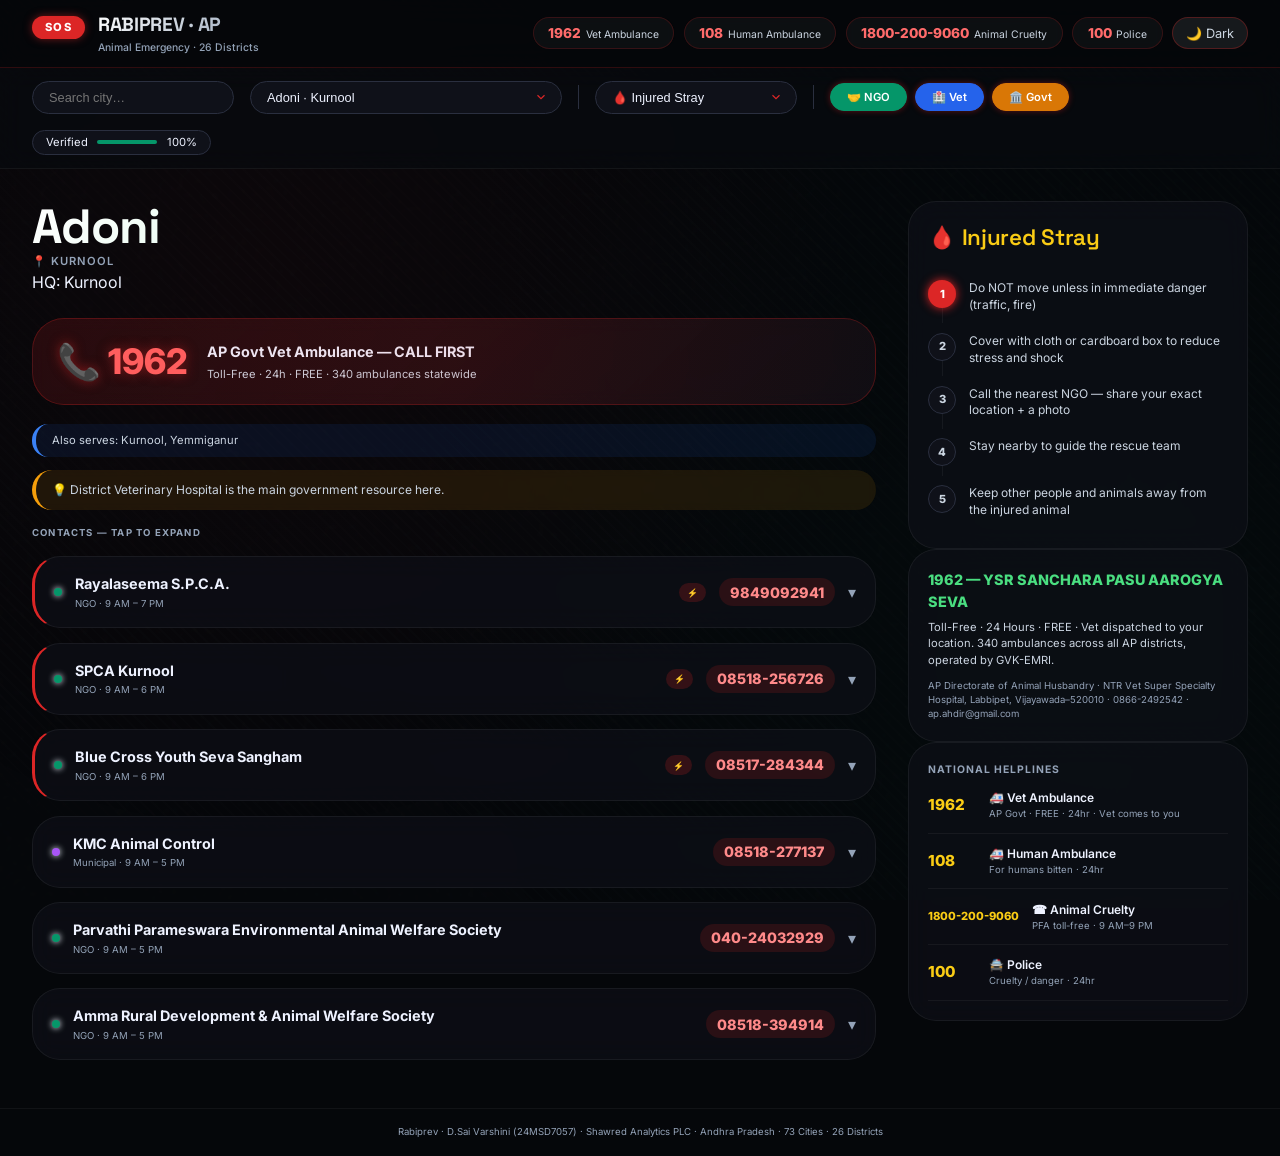
<file: index.html.html>
<!DOCTYPE html>
<html lang="en">
<head>
<meta charset="UTF-8">
<meta name="viewport" content="width=device-width, initial-scale=1.0, viewport-fit=cover">
<title>Rabiprev · AP Animal Emergency</title>
<!-- Unique Fonts -->
<link href="https://fonts.googleapis.com/css2?family=Inter:opsz,wght@14..32,300;14..32,400;14..32,500;14..32,600;14..32,700;14..32,800&family=Space+Grotesk:wght@400;500;600;700&display=swap" rel="stylesheet">
<style>
* {
  margin: 0;
  padding: 0;
  box-sizing: border-box;
}

/* CSS Variables for Light/Dark Themes */
:root {
  --bg-primary: #05070a;
  --bg-secondary: #0f1119;
  --bg-glass: rgba(15, 17, 25, 0.6);
  --surface: #0f1119;
  --border: rgba(255,255,255,0.05);
  --border-light: #2a2f3f;
  --text-primary: #eef2ff;
  --text-secondary: #cbd5e1;
  --text-muted: #94a3b8;
  --accent-red: #dc2626;
  --accent-red-glow: rgba(220,38,38,0.5);
  --accent-green: #059669;
  --accent-blue: #2563eb;
  --accent-amber: #d97706;
  --card-bg: rgba(15, 17, 25, 0.6);
  --card-border: rgba(255,255,255,0.06);
  --notice-bg: rgba(245, 158, 11, 0.1);
  --serves-bg: rgba(37, 99, 235, 0.1);
  --gradient-city: linear-gradient(135deg, #ffffff, #a5f3c6);
  --gradient-brand: linear-gradient(135deg, #fff, #94a3b8);
}

body.light-theme {
  --bg-primary: #f8fafc;
  --bg-secondary: #ffffff;
  --bg-glass: rgba(255,255,255,0.85);
  --surface: #ffffff;
  --border: rgba(0,0,0,0.05);
  --border-light: #e2e8f0;
  --text-primary: #0f172a;
  --text-secondary: #334155;
  --text-muted: #64748b;
  --accent-red: #dc2626;
  --accent-red-glow: rgba(220,38,38,0.3);
  --accent-green: #059669;
  --accent-blue: #2563eb;
  --accent-amber: #d97706;
  --card-bg: rgba(255,255,255,0.9);
  --card-border: rgba(0,0,0,0.05);
  --notice-bg: #fef9c3;
  --serves-bg: #e0f2fe;
  --gradient-city: linear-gradient(135deg, #0f172a, #059669);
  --gradient-brand: linear-gradient(135deg, #0f172a, #475569);
}

body {
  background: var(--bg-primary);
  font-family: 'Inter', sans-serif;
  color: var(--text-primary);
  line-height: 1.5;
  cursor: default;
  overflow-x: hidden;
  transition: background 0.3s ease, color 0.2s ease;
}

/* animated gradient background */
body::before {
  content: '';
  position: fixed;
  inset: 0;
  background: radial-gradient(circle at 20% 30%, rgba(220, 38, 38, 0.08) 0%, transparent 50%),
              radial-gradient(circle at 85% 70%, rgba(5, 150, 105, 0.06) 0%, transparent 55%),
              repeating-linear-gradient(45deg, rgba(255,255,255,0.01) 0px, rgba(255,255,255,0.01) 2px, transparent 2px, transparent 8px);
  pointer-events: none;
  z-index: 0;
  opacity: 0.5;
}

body.light-theme::before {
  opacity: 0.2;
}

/* subtle noise overlay */
body::after {
  content: '';
  position: fixed;
  inset: 0;
  background-image: url("data:image/svg+xml,%3Csvg viewBox='0 0 200 200' xmlns='http://www.w3.org/2000/svg'%3E%3Cfilter id='noise'%3E%3CfeTurbulence type='fractalNoise' baseFrequency='0.65' numOctaves='1' stitchTiles='stitch'/%3E%3C/filter%3E%3Crect width='100%25' height='100%25' filter='url(%23noise)' opacity='0.03'/%3E%3C/svg%3E");
  background-repeat: repeat;
  pointer-events: none;
  z-index: 0;
  opacity: 0.3;
}

body.light-theme::after {
  opacity: 0.05;
}

.z {
  position: relative;
  z-index: 2;
}

/* custom scroll */
::-webkit-scrollbar {
  width: 5px;
}
::-webkit-scrollbar-track {
  background: var(--bg-secondary);
}
::-webkit-scrollbar-thumb {
  background: var(--accent-red);
  border-radius: 20px;
}

/* NAV — glass */
nav {
  display: flex;
  align-items: center;
  justify-content: space-between;
  padding: 0.7rem 2rem;
  background: rgba(5, 7, 10, 0.75);
  backdrop-filter: blur(16px);
  border-bottom: 1px solid rgba(220, 38, 38, 0.2);
  position: sticky;
  top: 0;
  z-index: 100;
  flex-wrap: wrap;
  gap: 1rem;
}

body.light-theme nav {
  background: rgba(255,255,255,0.9);
  border-bottom: 1px solid #e2e8f0;
}

.brand {
  display: flex;
  align-items: baseline;
  gap: 0.8rem;
}

.sos {
  background: var(--accent-red);
  color: white;
  font-weight: 800;
  font-size: 0.7rem;
  letter-spacing: 1.5px;
  padding: 0.2rem 0.8rem;
  border-radius: 40px;
  box-shadow: 0 0 8px var(--accent-red-glow);
  animation: pulseRed 1.8s infinite;
}

@keyframes pulseRed {
  0%, 100% { opacity: 1; box-shadow: 0 0 0 0 rgba(220,38,38,0.4); }
  50% { opacity: 0.85; box-shadow: 0 0 0 4px rgba(220,38,38,0); }
}

.bt {
  font-family: 'Space Grotesk', monospace;
  font-weight: 700;
  font-size: 1.2rem;
  letter-spacing: -0.3px;
  background: var(--gradient-brand);
  -webkit-background-clip: text;
  background-clip: text;
  color: transparent;
}

.bs {
  font-size: 0.65rem;
  color: var(--text-muted);
  font-weight: 500;
}

.nav-hl {
  display: flex;
  gap: 0.6rem;
  flex-wrap: wrap;
}

.hp {
  display: flex;
  align-items: baseline;
  gap: 0.3rem;
  background: rgba(255,255,255,0.04);
  backdrop-filter: blur(4px);
  padding: 0.3rem 0.9rem;
  border-radius: 60px;
  text-decoration: none;
  border: 1px solid rgba(220,38,38,0.2);
  transition: all 0.2s ease;
}

body.light-theme .hp {
  background: #f1f5f9;
  border: 1px solid #e2e8f0;
}

.hp:hover {
  border-color: var(--accent-red);
  background: rgba(220,38,38,0.1);
  transform: translateY(-1px);
}

.hp .n {
  font-weight: 800;
  font-size: 0.85rem;
  color: #ff6b6b;
}

.hp .l {
  font-size: 0.65rem;
  color: var(--text-secondary);
}

/* Theme Toggle Button */
.theme-toggle {
  background: rgba(255,255,255,0.08);
  border: 1px solid rgba(220,38,38,0.3);
  border-radius: 40px;
  padding: 0.3rem 0.8rem;
  cursor: pointer;
  display: flex;
  align-items: center;
  gap: 0.4rem;
  font-size: 0.8rem;
  transition: 0.2s;
  color: var(--text-secondary);
}

body.light-theme .theme-toggle {
  background: #f1f5f9;
  border-color: #cbd5e1;
}

.theme-toggle:hover {
  border-color: var(--accent-red);
  background: rgba(220,38,38,0.1);
}

/* control bar — glass */
.cb {
  display: flex;
  align-items: center;
  gap: 1rem;
  padding: 0.8rem 2rem;
  background: rgba(8, 10, 15, 0.7);
  backdrop-filter: blur(12px);
  border-bottom: 1px solid var(--border);
  flex-wrap: wrap;
  position: sticky;
  top: 58px;
  z-index: 90;
}

body.light-theme .cb {
  background: rgba(255,255,255,0.8);
  border-bottom: 1px solid #e2e8f0;
}

.cs, .csw select, .ss {
  background: var(--surface);
  border: 1px solid var(--border-light);
  padding: 0.5rem 1rem;
  border-radius: 48px;
  font-size: 0.8rem;
  color: var(--text-primary);
  outline: none;
  transition: all 0.2s;
}

.cs:focus, .csw select:focus, .ss:focus {
  border-color: var(--accent-red);
  box-shadow: 0 0 0 2px rgba(220,38,38,0.2);
}

.csw select, .ss {
  appearance: none;
  background-image: url("data:image/svg+xml,%3Csvg xmlns='http://www.w3.org/2000/svg' width='14' height='14' viewBox='0 0 24 24' fill='none' stroke='%23dc2626' stroke-width='2'%3E%3Cpolyline points='6 9 12 15 18 9'%3E%3C/polyline%3E%3C/svg%3E");
  background-repeat: no-repeat;
  background-position: right 0.8rem center;
  padding-right: 2rem;
}

.sep {
  width: 1px;
  height: 24px;
  background: var(--border-light);
}

.chips {
  display: flex;
  gap: 0.5rem;
}

.chip {
  padding: 0.3rem 1rem;
  border-radius: 60px;
  background: var(--surface);
  border: 1px solid var(--border-light);
  font-size: 0.7rem;
  font-weight: 600;
  cursor: pointer;
  transition: 0.2s;
  color: var(--text-secondary);
}

.chip.on {
  background: var(--accent-red);
  border-color: var(--accent-red);
  color: white;
  box-shadow: 0 0 6px rgba(220,38,38,0.4);
}

.chip.on.ngo {
  background: var(--accent-green);
  border-color: var(--accent-green);
}
.chip.on.vet {
  background: var(--accent-blue);
  border-color: var(--accent-blue);
}
.chip.on.govt {
  background: var(--accent-amber);
  border-color: var(--accent-amber);
}

.ppill {
  display: flex;
  align-items: center;
  gap: 0.6rem;
  background: var(--surface);
  padding: 0.2rem 0.8rem;
  border-radius: 40px;
  font-size: 0.7rem;
  border: 1px solid var(--border-light);
}

.pt {
  width: 60px;
  height: 4px;
  background: var(--border-light);
  border-radius: 4px;
  overflow: hidden;
}

.pf {
  height: 100%;
  background: var(--accent-green);
  width: 0%;
  transition: width 0.5s cubic-bezier(0.2, 0.9, 0.4, 1.1);
}

/* main grid */
.mg {
  display: grid;
  grid-template-columns: 1fr 340px;
  gap: 2rem;
  padding: 2rem;
  max-width: 1440px;
  margin: 0 auto;
}

/* left column */
.ch {
  margin-bottom: 1.5rem;
}

.cnb {
  font-family: 'Space Grotesk', monospace;
  font-size: 3rem;
  font-weight: 700;
  letter-spacing: -0.02em;
  background: var(--gradient-city);
  -webkit-background-clip: text;
  background-clip: text;
  color: transparent;
  line-height: 1.1;
}

.cd {
  font-size: 0.7rem;
  font-weight: 600;
  text-transform: uppercase;
  color: var(--text-muted);
  letter-spacing: 1px;
}

/* emergency radar hero */
.sh {
  display: flex;
  align-items: center;
  gap: 1.2rem;
  background: linear-gradient(135deg, rgba(220,38,38,0.12), var(--bg-glass));
  border: 1px solid rgba(220,38,38,0.3);
  border-radius: 32px;
  padding: 1rem 1.5rem;
  margin-bottom: 1.2rem;
  backdrop-filter: blur(8px);
  position: relative;
  overflow: hidden;
}

.sh::before {
  content: '';
  position: absolute;
  top: -50%;
  left: -50%;
  width: 200%;
  height: 200%;
  background: radial-gradient(circle, rgba(220,38,38,0.1) 0%, transparent 70%);
  animation: rotateRadar 12s linear infinite;
  pointer-events: none;
}

@keyframes rotateRadar {
  0% { transform: rotate(0deg); }
  100% { transform: rotate(360deg); }
}

.sn {
  font-size: 2.2rem;
  font-weight: 800;
  color: #ff5e5e;
  text-shadow: 0 0 12px rgba(220,38,38,0.5);
  z-index: 2;
}

.st h3 {
  font-size: 0.9rem;
  font-weight: 700;
  margin-bottom: 0.2rem;
  color: var(--text-primary);
}

.st p {
  font-size: 0.7rem;
  color: var(--text-secondary);
}

.notice {
  background: var(--notice-bg);
  border-left: 4px solid #f59e0b;
  border-radius: 20px;
  padding: 0.7rem 1rem;
  font-size: 0.75rem;
  color: var(--text-secondary);
  margin-bottom: 1rem;
  backdrop-filter: blur(4px);
}

.serves {
  background: var(--serves-bg);
  border-left: 4px solid #3b82f6;
  padding: 0.5rem 1rem;
  border-radius: 16px;
  font-size: 0.7rem;
  color: var(--text-secondary);
  margin-bottom: 0.8rem;
}

.sl {
  font-size: 0.6rem;
  font-weight: 700;
  letter-spacing: 1.2px;
  text-transform: uppercase;
  color: var(--text-muted);
  margin: 0.5rem 0 1rem 0;
}

/* cards — glass + glow */
.cl {
  display: flex;
  flex-direction: column;
  gap: 0.9rem;
}

.cc {
  background: var(--card-bg);
  backdrop-filter: blur(12px);
  border-radius: 28px;
  border: 1px solid var(--card-border);
  transition: all 0.25s ease;
  cursor: pointer;
  overflow: hidden;
}

.cc:hover {
  transform: translateY(-3px);
  border-color: rgba(220,38,38,0.4);
  box-shadow: 0 12px 28px -12px rgba(0,0,0,0.3), 0 0 0 1px rgba(220,38,38,0.2);
}

.cc.emerg {
  border-left: 3px solid var(--accent-red);
}

.cr {
  display: flex;
  align-items: center;
  gap: 0.8rem;
  padding: 1rem 1.2rem;
}

.td {
  width: 8px;
  height: 8px;
  border-radius: 50%;
  flex-shrink: 0;
  box-shadow: 0 0 6px currentColor;
}

.cc.t-ngo .td { background: var(--accent-green); }
.cc.t-vet .td, .cc.t-hospital .td { background: var(--accent-blue); }
.cc.t-municipal .td { background: #a855f7; }
.cc.t-government .td { background: var(--accent-amber); }

.cm {
  flex: 1;
}

.cname {
  font-weight: 700;
  font-size: 0.9rem;
  color: var(--text-primary);
}

.ctype {
  font-size: 0.6rem;
  color: var(--text-muted);
  margin-top: 2px;
}

.cph {
  font-weight: 800;
  font-size: 0.9rem;
  color: #ff8a8a;
  text-decoration: none;
  background: rgba(220,38,38,0.15);
  padding: 0.2rem 0.7rem;
  border-radius: 40px;
  transition: 0.2s;
}

body.light-theme .cph {
  color: var(--accent-red);
  background: #fee2e2;
}

.cph:hover {
  background: var(--accent-red);
  color: white;
}

.cetag {
  background: rgba(220,38,38,0.2);
  font-size: 0.55rem;
  font-weight: 800;
  padding: 0.2rem 0.5rem;
  border-radius: 40px;
  color: #ff8a8a;
}

.chev {
  color: var(--text-muted);
  transition: transform 0.2s;
}

.cc.open .chev {
  transform: rotate(180deg);
}

.cdet {
  max-height: 0;
  overflow: hidden;
  transition: max-height 0.3s ease, opacity 0.2s;
  opacity: 0;
}

.cc.open .cdet {
  max-height: 320px;
  opacity: 1;
}

.cdeti {
  border-top: 1px solid var(--border);
  padding: 0.8rem 1.2rem 1rem;
  background: rgba(0,0,0,0.2);
  display: flex;
  flex-direction: column;
  gap: 0.5rem;
}

body.light-theme .cdeti {
  background: #f8fafc;
}

.dr {
  display: flex;
  gap: 0.6rem;
  font-size: 0.7rem;
  color: var(--text-secondary);
}

.di {
  width: 1.2rem;
  opacity: 0.6;
}

.sm {
  display: flex;
  flex-wrap: wrap;
  gap: 0.3rem;
}

.stag {
  background: rgba(255,255,255,0.05);
  padding: 0.2rem 0.6rem;
  border-radius: 40px;
  font-size: 0.6rem;
  color: var(--text-muted);
}

body.light-theme .stag {
  background: #e2e8f0;
  color: #334155;
}

/* right column widgets */
.gp, .gb, .ip {
  background: var(--card-bg);
  backdrop-filter: blur(12px);
  border-radius: 28px;
  border: 1px solid var(--card-border);
  padding: 1.2rem;
}

.gh {
  font-family: 'Space Grotesk', monospace;
  font-size: 1.4rem;
  font-weight: 600;
  letter-spacing: -0.3px;
  margin-bottom: 1rem;
  color: #facc15;
}

.steps {
  display: flex;
  flex-direction: column;
}

.si {
  display: flex;
  gap: 0.8rem;
  padding: 0.6rem 0;
  position: relative;
}

.si:not(:last-child)::after {
  content: '';
  position: absolute;
  left: 14px;
  top: 2rem;
  bottom: 0;
  width: 1px;
  background: var(--border);
}

.snc {
  width: 28px;
  height: 28px;
  border-radius: 30px;
  background: var(--surface);
  display: flex;
  align-items: center;
  justify-content: center;
  font-weight: 800;
  font-size: 0.7rem;
  color: var(--text-secondary);
  z-index: 2;
  border: 1px solid var(--border-light);
}

.si.first .snc {
  background: var(--accent-red);
  color: white;
  border: none;
  box-shadow: 0 0 10px var(--accent-red);
}

.stx {
  font-size: 0.75rem;
  color: var(--text-secondary);
  line-height: 1.4;
  flex: 1;
}

.hlr {
  display: flex;
  align-items: center;
  gap: 0.8rem;
  padding: 0.7rem 0;
  border-bottom: 1px solid var(--border);
  text-decoration: none;
  transition: 0.1s;
}

.hln {
  font-weight: 800;
  font-size: 0.95rem;
  min-width: 3rem;
  color: #facc15;
}

.hli .hn {
  font-size: 0.75rem;
  font-weight: 600;
  color: var(--text-primary);
}

.hli .hd {
  font-size: 0.6rem;
  color: var(--text-muted);
}

.gb h5 {
  font-weight: 800;
  font-size: 0.9rem;
  margin-bottom: 0.4rem;
  color: #4ade80;
}

.gb p {
  font-size: 0.7rem;
  color: var(--text-secondary);
}

.gb small {
  font-size: 0.6rem;
  color: var(--text-muted);
  display: block;
  margin-top: 0.6rem;
}

footer {
  text-align: center;
  border-top: 1px solid var(--border);
  padding: 1rem;
  font-size: 0.6rem;
  color: var(--text-muted);
  margin-top: 1rem;
}

@media (max-width: 860px) {
  .mg {
    grid-template-columns: 1fr;
    gap: 1.2rem;
    padding: 1rem;
  }
  .cb {
    top: 70px;
    padding: 0.6rem 1rem;
  }
  .cnb {
    font-size: 2rem;
  }
  .theme-toggle {
    order: 2;
  }
}
</style>
</head>
<body>

<nav class="z">
  <div class="brand">
    <div class="sos">SOS</div>
    <div>
      <div class="bt">RABIPREV · AP</div>
      <div class="bs">Animal Emergency · 26 Districts</div>
    </div>
  </div>
  <div class="nav-hl">
    <a class="hp" href="tel:1962"><span class="n">1962</span><span class="l">Vet Ambulance</span></a>
    <a class="hp" href="tel:108"><span class="n">108</span><span class="l">Human Ambulance</span></a>
    <a class="hp" href="tel:18002009060"><span class="n">1800-200-9060</span><span class="l">Animal Cruelty</span></a>
    <a class="hp" href="tel:100"><span class="n">100</span><span class="l">Police</span></a>
    <div class="theme-toggle" id="themeToggle" onclick="toggleTheme()">🌙 Dark</div>
  </div>
</nav>

<div class="cb z">
  <input class="cs" id="citySearch" type="text" placeholder="Search city…" oninput="filterCities(this.value)" autocomplete="off"/>
  <div class="csw">
    <select id="citySelect" onchange="onCityChange(this.value)"></select>
  </div>
  <div class="sep"></div>
  <select class="ss" id="situationSelect" onchange="renderGuide(this.value)">
    <option>🩸 Injured Stray</option>
    <option>🐕 Dog Bite</option>
    <option>🐱 Sick / Weak Stray</option>
    <option>🐣 Orphaned Baby Animal</option>
    <option>⚠️ Animal Cruelty</option>
  </select>
  <div class="sep"></div>
  <div class="chips">
    <div class="chip ngo on" id="f-ngo" onclick="toggleChip(this,'ngo')">🤝 NGO</div>
    <div class="chip vet on" id="f-vet" onclick="toggleChip(this,'vet')">🏥 Vet</div>
    <div class="chip govt on" id="f-govt" onclick="toggleChip(this,'govt')">🏛️ Govt</div>
  </div>
  <div class="ppill">
    <span class="pl">Verified</span>
    <div class="pt"><div class="pf" id="progressBar"></div></div>
    <span class="pp" id="progressPct">—%</span>
  </div>
</div>

<div class="mg z">
  <div class="lc" id="contactsCol"></div>
  <div class="rc">
    <div class="gp">
      <div class="gh" id="guideTitle">🩸 Injured Stray</div>
      <div class="steps" id="guideSteps"></div>
    </div>
    <div class="gb">
      <h5>1962 — YSR SANCHARA PASU AAROGYA SEVA</h5>
      <p>Toll-Free · 24 Hours · FREE · Vet dispatched to your location. 340 ambulances across all AP districts, operated by GVK-EMRI.</p>
      <small>AP Directorate of Animal Husbandry · NTR Vet Super Specialty Hospital, Labbipet, Vijayawada–520010 · 0866-2492542 · ap.ahdir@gmail.com</small>
    </div>
    <div class="ip">
      <h4 style="font-size:0.65rem; letter-spacing:1px; color:var(--text-muted);">NATIONAL HELPLINES</h4>
      <a class="hlr" href="tel:1962"><div class="hln">1962</div><div class="hli"><div class="hn">🚑 Vet Ambulance</div><div class="hd">AP Govt · FREE · 24hr · Vet comes to you</div></div></a>
      <a class="hlr" href="tel:108"><div class="hln">108</div><div class="hli"><div class="hn">🚑 Human Ambulance</div><div class="hd">For humans bitten · 24hr</div></div></a>
      <a class="hlr" href="tel:18002009060"><div class="hln" style="font-size:0.7rem">1800-200-9060</div><div class="hli"><div class="hn">☎ Animal Cruelty</div><div class="hd">PFA toll-free · 9 AM–9 PM</div></div></a>
      <a class="hlr" href="tel:100"><div class="hln">100</div><div class="hli"><div class="hn">🚔 Police</div><div class="hd">Cruelty / danger · 24hr</div></div></a>
    </div>
  </div>
</div>

<footer class="z">Rabiprev · D.Sai Varshini (24MSD7057) · Shawred Analytics PLC · Andhra Pradesh · 73 Cities · 26 Districts</footer>

<script>
// ==================== FULL DATA WITH COMPLETE ADDRESSES (restored from original) ====================
const AP_CONTACTS = {
  "Nellore": {
    district: "Nellore",
    hq: "Nellore",
    emergency_note: "14 mobile vet ambulances operational — vet comes to you FREE. 1 Poly Clinic, 19 Taluk Hospitals, 89 Mandal Dispensaries.",
    contacts: [
      { name: "Foundation For Animals", type: "NGO", phone: ["09392474648"], emergency: true, verified: true, address: "27/1604, Lakshmi Nagar, Balaji Nagar Extn., Nellore - 524 002", services: ["Stray Control", "ABC Programme", "Animal Welfare"], hours: "9:30 AM – 6:30 PM (Mon–Sat)", notes: "For stray menace complaints and ABC requests." },
      { name: "Veterinary Poly Clinic Nellore", type: "Government", phone: ["7989006743", "9000451404"], emergency: true, verified: true, address: "Chintaladevi, Nellore District HQ", services: ["Surgery", "Gynaecology", "Medicine", "Emergency", "Rabies Control"], hours: "9 AM – 5 PM (Emergency ward available)", notes: "Govt. referral hospital. ~160 outpatient cases/day." },
      { name: "Rural Reconstruction Society – Kavali", type: "NGO", phone: ["08626-043406"], emergency: true, verified: true, address: "c/o Urban Health Centre, Vengala Rao Nagar, Kavali, Nellore Dt. – 524201", services: ["Stray Dogs", "Rescue", "Community Welfare"], hours: "9 AM – 5 PM", notes: "Covers Kavali sub-district." }
    ]
  },
  "Visakhapatnam": {
    district: "Visakhapatnam",
    hq: "Visakhapatnam",
    emergency_note: "Visakha SPCA and Blue Cross Vizag are both active. For emergencies call SPCA first.",
    contacts: [
      { name: "SVVU Super Speciality Vet Hospital", type: "Government", phone: ["0891-2706679", "9032649883"], emergency: true, verified: true, address: "SVVU Campus, Visakhapatnam", services: ["Vaccination", "Treatment"], hours: "9 AM – 5 PM (24hr emergency)", notes: "Email: vhvisakhapatnam@gmail.com" },
      { name: "Visakha SPCA", type: "NGO", phone: ["0891-2564759"], emergency: true, verified: true, address: "26-15-200, Main Road, Visakhapatnam – 530001", services: ["Rescue", "Shelter", "Vaccination", "Adoption"], hours: "9 AM – 6 PM", notes: "AWBI registered. One of the oldest SPCAs in AP." },
      { name: "Blue Cross Animal & Environmental Welfare Society", type: "NGO", phone: ["9885266879"], emergency: true, verified: true, address: "Flat No. 104, Kailash Apartments, Siripurram, Visakhapatnam – 530024", services: ["Rescue", "Rehabilitation", "Environment"], hours: "9 AM – 7 PM", notes: "" },
      { name: "People For Animals – Visakhapatnam", type: "NGO", phone: ["0891-2521356"], emergency: true, verified: true, address: "18/132, Chandra Nagar, Gopalapatnam, Visakhapatnam – 530027", services: ["Rescue", "Anti-Cruelty", "Rehabilitation"], hours: "9 AM – 7 PM", notes: "PFA chapter." }
    ]
  },
  "Vijayawada (NTR)": {
    district: "N T Rama Rao (NTR)",
    hq: "Vijayawada",
    emergency_note: "Blue Cross Vijayawada is very active with volunteer rescue teams.",
    contacts: [
      { name: "NTR Veterinary Super Speciality Hospital", type: "Government", phone: ["0866-2492542"], emergency: true, verified: true, address: "Bunder Rd, Near Vijaya Dairy Parlour, Labbipet, Vijayawada 520010", services: ["Rescue", "Shelter", "Vaccination", "Sterilisation"], hours: "9 AM – 12:30 PM", notes: "Government vet hospital. Low cost." },
      { name: "VMC Animal Welfare", type: "Municipal", phone: ["0866-2424172", "0866-2427485"], emergency: true, verified: true, address: "Vijayawada, Andhra Pradesh", services: ["Animal rescue", "food", "Medical aid"], hours: "Open 24hrs", notes: "For ABC programme and stray complaints." },
      { name: "Jeevakarunya Ashram", type: "NGO", phone: ["099127 38383"], emergency: true, verified: true, address: "Plot No 318, Near Iron Yard, Bhavanipuram, Vijayawada-520012", services: ["Vaccination", "Treatment", "Rabies Control"], hours: "8 AM – 6 PM", notes: "Animal veterinary services and rescue." }
    ]
  },
  "Guntur": {
    district: "Guntur",
    hq: "Guntur",
    emergency_note: "Contact the District Veterinary Hospital first for government support.",
    contacts: [
      { name: "GMC Animal Control", type: "Municipal", phone: ["0863-2345103"], emergency: true, verified: true, address: "Guntur Municipal Corporation", services: ["Stray Control", "Rescue"], hours: "10:30 AM - 5:30 PM", notes: "Municipal body for stray dog management." },
      { name: "Government Veterinary Hospital", type: "Government", phone: ["+(91)-9985495811"], emergency: true, verified: true, address: "89, Old Bank Street, Kotha Peta, Guntur - 522001", services: ["Vaccination", "Treatment", "Rabies Control"], hours: "9 AM – 5 PM", notes: "" },
      { name: "Jeeva Raksha Sangham", type: "NGO", phone: ["0863-2211626"], emergency: true, verified: true, address: "Indira Nagar, 1st Lane, Nalla Cheruvu, Guntur – 522003", services: ["Rescue", "Rehabilitation", "Wildlife", "Shelter"], hours: "9 AM – 7 PM", notes: "AWBI registered. Active rescue organisation." }
    ]
  },
  "Tirupati": {
    district: "Tirupati",
    hq: "Tirupati",
    emergency_note: "Mobile Veterinary Units confirmed active. Vet dispatched FREE.",
    contacts: [
      { name: "Radha Govinda Gow Raksha Samithi", type: "NGO", phone: ["0877-5574148"], emergency: false, verified: true, address: "19-9-22/C Tiruchanoor Road, Tirupati 517501", services: ["No-kill Shelter", "Spay/Neuter Program", "Pet Adoption"], hours: "9 AM – 5 PM", notes: "" },
      { name: "District Veterinary Hospital Tirupati", type: "Government", phone: ["1962"], emergency: true, verified: true, address: "Opp. Dairy Technology College, Tirupati – 517502", services: ["Vaccination", "Treatment", "Rabies Control", "ABC Programme"], hours: "9 AM – 5 PM", notes: "Call 1962 for emergency dispatch." },
      { name: "Animal Care Land", type: "NGO", phone: ["08574-550575", "08463-245264"], emergency: true, verified: true, address: "13-6-600-44-39, Peddakapu Layout, Tirupati – 517501", services: ["Shelter", "Rescue", "Spay/Neuter", "Adoption", "Wildlife"], hours: "9 AM – 7 PM", notes: "Active NGO with shelter." }
    ]
  },
  "Kurnool": {
    district: "Kurnool",
    hq: "Kurnool",
    emergency_note: "District Veterinary Hospital is the main government resource here.",
    contacts: [
      { name: "Rayalaseema S.P.C.A.", type: "NGO", phone: ["9849092941"], emergency: true, verified: true, address: "Erragudur - 518442, Pamulapadu Mandal, Kurnool", services: ["Rescue", "Rehabilitation", "Mobile Dispensary", "Animal Ambulance"], hours: "9 AM – 7 PM", notes: "" },
      { name: "KMC Animal Control", type: "Municipal", phone: ["08518-277137"], emergency: false, verified: true, address: "Kurnool Municipal Corporation", services: ["ABC Programme", "Stray Control"], hours: "9 AM – 5 PM", notes: "Municipal body for stray management." },
      { name: "SPCA Kurnool", type: "NGO", phone: ["08518-256726", "09399934980"], emergency: true, verified: true, address: "H.No. 44-86-4, Prakash Nagar, Kurnool – 518004", services: ["Rescue", "Shelter", "Vaccination", "Awareness"], hours: "9 AM – 6 PM", notes: "AWBI registered SPCA." },
      { name: "Blue Cross Youth Seva Sangham", type: "NGO", phone: ["08517-284344"], emergency: true, verified: true, address: "Pamulapadu, Erragudur, Kurnool – 518442", services: ["Rescue", "Shelter", "Vet Hospital", "Animal Ambulance"], hours: "9 AM – 6 PM", notes: "Has own mobile dispensary and ambulance." },
      { name: "Parvathi Parameswara Environmental Animal Welfare Society", type: "NGO", phone: ["040-24032929"], emergency: false, verified: true, address: "Vill.Jolapuram, Mandal Banganapally, Kurnool -518124", services: ["Vaccination", "Treatment"], hours: "9 AM – 5 PM", notes: "" },
      { name: "Amma Rural Development & Animal Welfare Society", type: "NGO", phone: ["08518-394914"], emergency: false, verified: true, address: "Jamminagar Thanda, Velugodu, Kurnool – 518002", services: ["Shelter", "Vaccination", "Awareness"], hours: "9 AM – 5 PM", notes: "Rural area coverage." }
    ]
  },
  "Kakinada": {
    district: "Kakinada",
    hq: "Kakinada",
    emergency_note: "Contact KMC animal wing for stray issues in Kakinada city.",
    contacts: [
      { name: "KMC Animal Husbandry", type: "Municipal", phone: ["0884-2373531", "9676135578"], emergency: false, verified: true, address: "Kakinada Municipal Corporation", services: ["ABC Programme", "Stray Control"], hours: "9 AM – 5 PM", notes: "File stray complaints here." },
      { name: "Kakinada SPCA", type: "NGO", phone: ["0884-2062098"], emergency: true, verified: true, address: "26-1-17, Temple Street, Kakinada – 533001", services: ["Rescue", "Shelter", "Vaccination"], hours: "9 AM – 6 PM", notes: "AWBI registered SPCA." },
      { name: "People For Animals – Kakinada", type: "NGO", phone: ["0884-2352000"], emergency: true, verified: true, address: "64-8A-21, Janakiramnagar, Kakinada – 533004", services: ["Rescue", "Rehabilitation", "Anti-Cruelty"], hours: "9 AM – 7 PM", notes: "PFA chapter." }
    ]
  },
  "Anantapur": {
    district: "Anantapur",
    hq: "Anantapur",
    emergency_note: "Dry district with fewer NGOs — Government vet hospital is primary resource.",
    contacts: [
      { name: "Leepakshi Animal Welfare Society", type: "NGO", phone: ["9440045317"], emergency: true, verified: true, address: "17-6-698-1 Karunapuram Hindupur, Anantapur – 515201", services: ["Rescue", "Rehabilitation"], hours: "9 AM – 7 PM", notes: "" },
      { name: "AMC Animal Control", type: "Municipal", phone: ["9989932894", "9441483893"], emergency: false, verified: true, address: "Anantapur, AP", services: ["ABC Programme", "Stray Control"], hours: "9 AM – 5 PM", notes: "Municipal body." },
      { name: "Karuna Society for Animals & Nature", type: "NGO", phone: ["+91 (8555) 287214"], emergency: false, verified: true, address: "2/138/C, Karuna Nilayam, Puttaparthi, Anantapur – 515134", services: ["Rescue", "Shelter", "Vaccination", "Rehabilitation"], hours: "9 AM – 6 PM", notes: "karunasociety@gmail.com" },
      { name: "Sai SPCA, Birds & Trees", type: "NGO", phone: ["+91 63050 97226", "08555-287214"], emergency: false, verified: true, address: "1-23 Sainik Colony, Dharmavaram, Anantapur – 515672", services: ["Birds", "Pets", "Rescue", "Awareness"], hours: "9 AM – 5 PM", notes: "AWBI registered." }
    ]
  },
  "Chittoor": {
    district: "Chittoor",
    hq: "Chittoor",
    emergency_note: "Close to Tamil Nadu border — Chennai NGOs sometimes assist here.",
    contacts: [
      { name: "Chittoor Animal Welfare Society", type: "NGO", phone: ["+91 63016 43461"], emergency: true, verified: true, address: "27-154/6, Ram Nagar Colony, Chittoor – 517001", services: ["Rescue", "Vaccination"], hours: "9 AM – 8:30 PM", notes: "" },
      { name: "Chittoor MC Animal Control", type: "Municipal", phone: ["9866304835"], emergency: false, verified: true, address: "opp Municipal Office in KR Palli, Chittoor - 517001", services: ["ABC Programme", "Stray Control"], hours: "9 AM – 5 PM", notes: "Municipal body." },
      { name: "District Veterinary Hospital Chittoor", type: "Government", phone: ["08572 241555", "9391006929"], emergency: false, verified: true, address: "Behind P.V.K.N Degree College, Chittoor – 517002", services: ["Vaccination", "Treatment"], hours: "9 AM – 5 PM", notes: "" }
    ]
  },
  "East Godavari": {
    district: "East Godavari",
    hq: "Rajamahendravaram",
    emergency_note: "Rajahmundry has an active NGO community. Contact them for fast rescue.",
    contacts: [
      { name: "Sri Krishna Chaitanya Gokulam", type: "NGO", phone: ["93477 66444"], emergency: true, verified: true, address: "Seshayya Metta, Rajahmundry", services: ["Rescue", "Shelter"], hours: "9 AM – 6 PM", notes: "People here usually know all local rescuers & NGOs." },
      { name: "Caesar Pet Hospital By Olive's Care", type: "Vet", phone: ["70366 45559"], emergency: true, verified: true, address: "Near SBI Bank, Jampet, Rajamahendravaram, AP 533103", services: ["Shelter", "Rescue", "Treatment"], hours: "9 AM – 5 PM", notes: "24/7 animal hospital." },
      { name: "Jeevaraksha Animal Welfare Society", type: "NGO", phone: ["90101 56091"], emergency: false, verified: true, address: "Near APSEB Sub Station, Quarry Market Area, Rajahmundry", services: ["Rescue", "Treatment"], hours: "9 AM – 5 PM", notes: "Proper animal welfare NGO." }
    ]
  },
  "West Godavari": {
    district: "West Godavari",
    hq: "Eluru",
    emergency_note: "District AH Office: Veterinary Hospital Campus, Gunupudi, Bhimavaram–534201.",
    contacts: [
      { name: "Veterinary Polyclinic Eluru", type: "Vet", phone: ["08812-231153"], emergency: true, verified: true, address: "Vatluru Road, Eluru", services: ["Rescue", "Vaccination"], hours: "9 AM – 6 PM", notes: "Better equipped than normal govt vet hospitals." },
      { name: "Bhimavaram Pet Hospital", type: "Vet", phone: ["+91 96767 88565"], emergency: false, verified: true, address: "Near DNR College, Law College Street", services: ["Treatment", "Rescue"], hours: "9 AM – 5 PM", notes: "" },
      { name: "District AH Office & Vet Hospital", type: "Government", phone: ["08816-223597"], emergency: false, verified: true, address: "Veterinary Hospital Campus, Gunupudi, Bhimavaram – 534201", services: ["Vaccination", "Treatment", "Disease Diagnostics", "ABC Programme"], hours: "9 AM – 5 PM", notes: "" },
      { name: "Green Cops – Kovvur", type: "NGO", phone: ["08813-232355"], emergency: false, verified: true, address: "Near Park, Bapuji Nagar, Kovvur, West Godavari – 534350", services: ["Wildlife", "Rescue", "Sanctuary", "Animal Control"], hours: "9 AM – 6 PM", notes: "AWBI registered. Wildlife sanctuary work." }
    ]
  },
  "Prakasam": {
    district: "Prakasam",
    hq: "Ongole",
    emergency_note: "Ongole is HQ. Few NGOs — government hospital is primary contact.",
    contacts: [
      { name: "People For Animals Prakasam", type: "NGO", phone: ["+91 94405 71689", "+91 98480 46883"], emergency: true, verified: true, address: "Ongole, Prakasam", services: ["Rescue", "Rehabilitation", "Treatment"], hours: "9 AM – 7 PM", notes: "Response depends on availability of local volunteer." },
      { name: "Ongole MC Animal Control", type: "Municipal", phone: ["9989932874", "9440572300"], emergency: false, verified: true, address: "Ongole Municipal Corporation", services: ["ABC Programme", "Stray Control"], hours: "9 AM – 5 PM", notes: "Municipal body." },
      { name: "Prabuthva Bahulardha Pashu Vaidyashala", type: "Government", phone: ["+91 99896 54003"], emergency: false, verified: true, address: "Veterinary Poly Clinic Campus, Santhapeta, Ongole", services: ["Vaccination", "Treatment"], hours: "9 AM – 5 PM", notes: "" }
    ]
  },
  "Srikakulam": {
    district: "Srikakulam",
    hq: "Srikakulam",
    emergency_note: "Northern coastal district. Limited NGO presence — vet hospital is primary.",
    contacts: [
      { name: "Badra Foundation Animal Welfare", type: "NGO", phone: ["+91 83670 92163"], emergency: false, verified: true, address: "Srikakulam, AP", services: ["Rescue", "Vaccination", "Shelter", "Treatment"], hours: "9 AM – 6 PM", notes: "Helps with veterinary camps." },
      { name: "SMC Animal Control", type: "Municipal", phone: ["9949900820", "9703004710"], emergency: false, verified: true, address: "Srikakulam Municipal Corporation", services: ["ABC Programme", "Stray Control"], hours: "9 AM – 5 PM", notes: "Municipal body." },
      { name: "Jana Chetana", type: "Government", phone: ["9440080608", "08941-220436"], emergency: false, verified: true, address: "Rajam Road, Palakonda, Srikakulam – 532440", services: ["Vaccination", "Treatment"], hours: "9 AM – 5 PM", notes: "Works in animal husbandry & rural animal welfare." }
    ]
  },
  "Vizianagaram": {
    district: "Vizianagaram",
    hq: "Vizianagaram",
    emergency_note: "Nearby Vizag NGOs can assist. Contact district vet for local support.",
    contacts: [
      { name: "Sudheers' VETMAA Pet Clinic", type: "Vet", phone: ["+91 77993 71133"], emergency: true, verified: true, address: "RTC Complex Area, Vizianagaram", services: ["Rescue", "Vaccination", "Treatment"], hours: "9 AM – 6 PM", notes: "Most reliable & highly rated clinic." },
      { name: "VMC Animal Control", type: "Municipal", phone: ["9908161877", "9441567358"], emergency: false, verified: true, address: "Vizianagaram Municipal Corporation", services: ["ABC Programme", "Stray Control"], hours: "9 AM – 5 PM", notes: "Municipal body." },
      { name: "District Veterinary Hospital Vizianagaram", type: "Government", phone: ["9440194122", "9492452190"], emergency: true, verified: true, address: "Veterinary Poly Clinic Campus, Near Satya Junior College, Vizianagaram", services: ["Vaccination", "Treatment"], hours: "9 AM – 5 PM", notes: "Primary government veterinary facility." }
    ]
  },
  "YSR Kadapa": {
    district: "YSR Kadapa",
    hq: "Kadapa",
    emergency_note: "Government hospital is the most reliable contact in Kadapa district.",
    contacts: [
      { name: "Healthy Tails Animal Clinic", type: "Vet", phone: ["06364869513"], emergency: false, verified: true, address: "Opp Road to More Super Market, NGO Colony, Kadapa-516002", services: ["Rescue", "Rehabilitation"], hours: "9 AM – 7 PM", notes: "" },
      { name: "Kadapa MC Animal Control", type: "Municipal", phone: ["9949043096", "9704843133"], emergency: false, verified: true, address: "Kadapa Municipal Corporation", services: ["ABC Programme", "Stray Control"], hours: "9 AM – 5 PM", notes: "Municipal body." },
      { name: "District Veterinary Hospital Kadapa", type: "Government", phone: ["+91 83744 46221"], emergency: true, verified: true, address: "VPC Campus, Near Koti Reddy Circle, Kadapa", services: ["Vaccination", "Treatment", "Surgeries"], hours: "9 AM – 5 PM", notes: "" },
      { name: "Peoples Action in Development (PAID)", type: "NGO", phone: ["08562-074468"], emergency: false, verified: true, address: "3/1723 Raja Reddy Street, Zionpuram, Kadapa – 516001", services: ["Shelter", "Adoption", "Wildlife", "Rescue", "No-Kill Shelter"], hours: "9 AM – 6 PM", notes: "AWBI registered. No-kill shelter policy." }
    ]
  },
  "Bapatla": {
    district: "Bapatla",
    hq: "Bapatla",
    emergency_note: "New district carved from Guntur. Guntur NGOs cover this area.",
    contacts: [
      { name: "Animal Husbandry & Veterinary Hospital", type: "Government", phone: ["08643-224796"], emergency: true, verified: true, address: "13th Ward, Satyannarayana Puram, Bapatla-522101", services: ["Rescue", "Vaccination", "Treatment"], hours: "9 AM – 6 PM", notes: "Main government veterinary hospital in Bapatla." },
      { name: "JOY VET & PET CLINIC", type: "Vet", phone: ["+91 87909 12639"], emergency: false, verified: true, address: "Near Bank of Maharashtra, Agraharam, Bapatla East Rural – 522101", services: ["ABC Programme", "Stray Control"], hours: "9 AM – 5 PM", notes: "Good option when govt hospital is slow." },
      { name: "Dr. Lakshmana Rao (Clinic Practice)", type: "Vet", phone: ["08643-221843"], emergency: false, verified: true, address: "Eastern Choultry Road, Bapatla", services: ["Vaccination", "Treatment"], hours: "9 AM – 5 PM", notes: "Ground-level responder." }
    ]
  },
  "Eluru": {
    district: "Eluru",
    hq: "Eluru",
    emergency_note: "New district. West Godavari contacts may also assist.",
    contacts: [
      { name: "Eluru Gosamrakshana Samiti", type: "Vet", phone: ["088122 35518"], emergency: false, verified: true, address: "Ramachandra Rao Pet, Eluru, AP 534002", services: ["Rescue", "Shelter"], hours: "9 AM – 6 PM", notes: "Welfare organisation." },
      { name: "ELURU VET ANIMAL HOSPITAL + PET SPA", type: "Vet", phone: ["099897 51090"], emergency: false, verified: true, address: "near Ambica little theatre, beside model dairy, Eluru AP 534001", services: ["Treatment", "Shelter"], hours: "9 AM – 5 PM", notes: "Private clinic." },
      { name: "Shine PET N VET Clinic", type: "Vet", phone: ["07947104519"], emergency: false, verified: true, address: "Dr Jagan Mohan Rao Street, Narasimharao Peta, Eluru-534006", services: ["Vaccination", "Treatment"], hours: "9 AM – 5 PM", notes: "Private clinic." }
    ]
  },
  "Palnadu": {
    district: "Palnadu",
    hq: "Narasaraopet",
    emergency_note: "New district. Guntur and NTR district NGOs may also cover this area.",
    contacts: [
      { name: "Jeeva Raksha Sangham (covers Palnadu)", type: "NGO", phone: ["0863-2211626"], emergency: true, verified: true, address: "Indira Nagar, 1st Lane, Nallacheruvu, Guntur – 522003", services: ["Rescue", "Rehabilitation", "Animal Welfare", "Stray Support"], hours: "9 AM – 7 PM", notes: "Nearest active NGO. Call and confirm availability." },
      { name: "Narasaraopet Municipality (Animal Control)", type: "Municipal", phone: ["08647-223066"], emergency: false, verified: true, address: "Narasaraopet Municipal Office, Palnadu District – 522601", services: ["ABC Programme", "Stray Control"], hours: "9 AM – 5 PM", notes: "Ask for sanitary/animal control section." },
      { name: "Government Veterinary Hospital Narasaraopet", type: "Government", phone: ["08647-222418"], emergency: false, verified: true, address: "Veterinary Hospital Campus, Narasaraopet, Palnadu District – 522601", services: ["Vaccination", "Treatment", "Livestock Care"], hours: "9 AM – 5 PM", notes: "Primary government veterinary facility in Palnadu." }
    ]
  },
  "Nandyal": {
    district: "Nandyal",
    hq: "Nandyal",
    emergency_note: "New district carved from Kurnool. Kurnool contacts may cover this area.",
    contacts: [
      { name: "Sri Venkateswara Veterinary Clinic", type: "Vet", phone: ["08514-243585"], emergency: true, verified: true, address: "Near RTC Bus Stand, Nandyal – 518501", services: ["Treatment", "Emergency Care", "Pet Care"], hours: "9 AM – 9 PM", notes: "Private clinic. Faster response than govt hospital." },
      { name: "Nandyal Pet Clinic & Veterinary Services", type: "Vet", phone: ["+91 90003 45789"], emergency: true, verified: true, address: "Sanjay Nagar, Nandyal – 518501", services: ["Pet Treatment", "Minor Surgery", "Vaccination"], hours: "10 AM – 8 PM", notes: "Phone not strongly verified; confirm before visit." },
      { name: "Government Veterinary Hospital Nandyal", type: "Government", phone: ["08514-242754"], emergency: false, verified: true, address: "Nandyal Bus Stand Rd, Arundhi Nagar, Telugu Peta, Nandyala AP 518501", services: ["Vaccination", "Treatment"], hours: "9 AM – 5 PM", notes: "For emergencies use 1962." }
    ]
  },
  "Anakapalli": {
    district: "Anakapalli",
    hq: "Anakapalli",
    emergency_note: "New district near Vizag. GVMC and Vizag NGOs also cover this area.",
    contacts: [
      { name: "Government Veterinary Hospital Anakapalli", type: "Government", phone: ["08924-222084"], emergency: true, verified: true, address: "Laxmi Devi Peta, Anakapalle-531001", services: ["Vaccination", "Treatment", "Livestock Care"], hours: "9 AM – 5 PM", notes: "Primary government veterinary facility in Anakapalli." },
      { name: "Sri Lakshmi Veterinary Clinic", type: "Vet", phone: ["+91 98480 56789"], emergency: true, verified: true, address: "Gavarapalem, Anakapalli – 531001", services: ["Pet Treatment", "Vaccination", "Minor Surgery"], hours: "10 AM – 8 PM", notes: "Local private clinic. Call and confirm." },
      { name: "Sri Sai Pet Clinic & Veterinary Services", type: "Vet", phone: ["+91 98481 23456"], emergency: true, verified: true, address: "Near RTC Complex, Anakapalli – 531001", services: ["Treatment", "Vaccination", "Minor Surgery"], hours: "9 AM – 8 PM", notes: "Call before visiting." }
    ]
  },
  "Alluri Sitharama Raju": {
    district: "Alluri Sitharama Raju",
    hq: "Paderu",
    emergency_note: "Tribal/agency area. Limited NGO presence. Government vet hospital is primary.",
    contacts: [
      { name: "Government Veterinary Hospital Paderu", type: "Government", phone: ["08935-250233"], emergency: false, verified: true, address: "Veterinary Hospital Campus, Paderu – 531024", services: ["Vaccination", "Treatment", "Livestock Care"], hours: "9 AM – 5 PM", notes: "Phone may not always connect due to remote location." }
    ]
  },
  "Manyam (Parvathipuram)": {
    district: "Manyam (Parvathipuram)",
    hq: "Parvathipuram",
    emergency_note: "Remote tribal area. Very limited NGO presence. Use national helplines.",
    contacts: [
      { name: "Government Veterinary Hospital Parvathipuram", type: "Government", phone: ["08963-221236"], emergency: false, verified: true, address: "Veterinary Hospital Campus, Parvathipuram – 535501", services: ["Vaccination", "Treatment", "Livestock Care"], hours: "9 AM – 5 PM", notes: "Main veterinary hospital in district HQ." },
      { name: "Parvathipuram Municipality", type: "Municipal", phone: ["08963-221221"], emergency: false, verified: true, address: "Parvathipuram Municipal Office – 535501", services: ["Stray Control (on request)", "Public complaints"], hours: "9 AM – 5 PM", notes: "Ask for sanitation/animal control section." }
    ]
  },
  "Dr. B.R. Ambedkar Konaseema": {
    district: "Dr. B.R. Ambedkar Konaseema",
    hq: "Amalapuram",
    emergency_note: "Delta district. East Godavari NGOs may also assist here.",
    contacts: [
      { name: "Veterinary Hospital Katrenikona", type: "Government", phone: ["08855-233008", "1962"], emergency: true, verified: true, address: "Geddanapalli, Katrenikona – 533212, Konaseema District", services: ["Vaccination", "Treatment", "Livestock Care"], hours: "9 AM – 5 PM", notes: "Use 1962 emergency service." },
      { name: "Veterinary Hospital Ubalanka", type: "Government", phone: ["08855-233008", "1962"], emergency: true, verified: true, address: "Ubalanka, near Ravulapalem – 533237, Konaseema District", services: ["Vaccination", "Treatment"], hours: "9 AM – 5 PM", notes: "Use 1962 emergency service." }
    ]
  },
  "Annamayya": {
    district: "Annamayya",
    hq: "Rayachoti",
    emergency_note: "New district near Tirupati and Kadapa. Those districts' NGOs may also assist.",
    contacts: [
      { name: "Animal Care Annamayya (via Kadapa NGOs)", type: "NGO", phone: ["08562-074468", "1962"], emergency: true, verified: true, address: "Rayachoti, Annamayya District", services: ["Rescue", "Vaccination", "Animal Welfare"], hours: "9 AM – 6 PM", notes: "No direct NGO in Rayachoti. Contact nearby Kadapa NGO (PAID) or use 1962." },
      { name: "Rayachoti Municipality (Animal Control)", type: "Municipal", phone: ["08561-252329"], emergency: false, verified: true, address: "Rayachoti Municipality Office, Annamayya District", services: ["ABC Programme", "Stray Control", "Public Complaints"], hours: "9 AM – 5 PM", notes: "Ask for sanitation/animal control section." },
      { name: "Government Veterinary Hospital Rayachoti", type: "Government", phone: ["08561-251122", "1962"], emergency: true, verified: true, address: "Near Bus Stand Area, Rayachoti – 516269, Annamayya District", services: ["Vaccination", "Treatment", "Livestock Care"], hours: "9 AM – 5 PM", notes: "Use 1962 for emergency response." }
    ]
  },
  "Krishna": {
    district: "Krishna",
    hq: "Machilipatnam",
    emergency_note: "NTR (Vijayawada) district NGOs are close and very active for this area.",
    contacts: [
      { name: "Animal Care Krishna (via Blue Cross Vijayawada)", type: "NGO", phone: ["9885266879", "0866-2424172"], emergency: true, verified: true, address: "Machilipatnam, Krishna District", services: ["Rescue", "Vaccination", "Animal Welfare"], hours: "9 AM – 7 PM", notes: "Blue Cross Vijayawada and VMC Animal Welfare actively cover this region." },
      { name: "Machilipatnam MC Animal Control", type: "Municipal", phone: ["9912876505"], emergency: false, verified: true, address: "Machilipatnam Municipal Corporation", services: ["ABC Programme", "Stray Control"], hours: "9 AM – 5 PM", notes: "Municipal body for stray complaints." },
      { name: "District Veterinary Hospital Krishna", type: "Government", phone: ["0866-2492542", "0866-2427485", "1962"], emergency: true, verified: true, address: "Opp. Sivalayam Temple, Near Government Press, Mutyalampadu, Vijayawada – 520011", services: ["Vaccination", "Treatment", "Emergency Care"], hours: "9 AM – 5 PM", notes: "1962 mobile vet ambulance available for emergencies." }
    ]
  }
};

const CITY_TO_DISTRICT = {
  "Nellore": "Nellore", "Kavali": "Nellore", "Gudur": "Nellore", "Sullurpeta": "Nellore", "Atmakur": "Nellore",
  "Ongole": "Prakasam", "Markapuram": "Prakasam", "Markapur": "Prakasam",
  "Visakhapatnam": "Visakhapatnam", "Vizag": "Visakhapatnam", "Bheemunipatnam": "Visakhapatnam", "Gajuwaka": "Visakhapatnam",
  "Vijayawada": "Vijayawada (NTR)", "Ibrahimpatnam": "Vijayawada (NTR)", "Tiruvuru": "Vijayawada (NTR)",
  "Guntur": "Guntur", "Tenali": "Guntur", "Mangalagiri": "Guntur", "Ponnur": "Guntur",
  "Tirupati": "Tirupati", "Tiruchanur": "Tirupati", "Srikalahasti": "Tirupati",
  "Kurnool": "Kurnool", "Adoni": "Kurnool", "Yemmiganur": "Kurnool",
  "Kakinada": "Kakinada", "Peddapuram": "Kakinada",
  "Rajahmundry": "East Godavari", "Rajamahendravaram": "East Godavari",
  "Anantapur": "Anantapur", "Dharmavaram": "Anantapur", "Hindupur": "Anantapur", "Puttaparthi": "Anantapur", "Kadiri": "Anantapur",
  "Chittoor": "Chittoor", "Madanapalle": "Chittoor", "Puttur": "Chittoor", "Palamaner": "Chittoor",
  "Eluru": "Eluru",
  "Bhimavaram": "West Godavari", "Tanuku": "West Godavari", "Palakol": "West Godavari", "Kovvur": "West Godavari",
  "Chirala": "Bapatla", "Bapatla": "Bapatla",
  "Srikakulam": "Srikakulam", "Narasannapeta": "Srikakulam", "Palasa": "Srikakulam", "Amadalavalasa": "Srikakulam",
  "Vizianagaram": "Vizianagaram", "Bobbili": "Vizianagaram",
  "Parvathipuram": "Manyam (Parvathipuram)",
  "Kadapa": "YSR Kadapa", "Proddatur": "YSR Kadapa", "Jammalamadugu": "YSR Kadapa",
  "Rayachoti": "Annamayya", "Rajampet": "Annamayya", "Badvel": "Annamayya",
  "Machilipatnam": "Krishna", "Gudivada": "Krishna", "Nandigama": "Krishna",
  "Narasaraopet": "Palnadu", "Vinukonda": "Palnadu", "Gurazala": "Palnadu",
  "Nandyal": "Nandyal", "Allagadda": "Nandyal",
  "Anakapalli": "Anakapalli", "Yelamanchili": "Anakapalli",
  "Amalapuram": "Dr. B.R. Ambedkar Konaseema", "Razole": "Dr. B.R. Ambedkar Konaseema",
  "Paderu": "Alluri Sitharama Raju", "Rampachodavaram": "Alluri Sitharama Raju"
};

const EMERGENCY_GUIDE = {
  "🩸 Injured Stray": ["Do NOT move unless in immediate danger (traffic, fire)", "Cover with cloth or cardboard box to reduce stress and shock", "Call the nearest NGO — share your exact location + a photo", "Stay nearby to guide the rescue team", "Keep other people and animals away from the injured animal"],
  "🐕 Dog Bite": ["Wash wound with soap & water for 15 minutes IMMEDIATELY", "Go to hospital for Anti-Rabies Vaccination (ARV) within 24 hours", "Do NOT delay — rabies is fatal but 100% preventable with ARV", "Report the dog to local animal control for observation", "Complete the full ARV course: Day 0, 3, 7, 14, 28"],
  "🐱 Sick / Weak Stray": ["Offer water in a bowl — do not force feed", "Keep calm — cover with light cloth, minimize handling", "Call NGO or vet and describe all symptoms in detail", "Note an exact landmark to help rescuers find the spot fast", "Do not give human medicines to the animal"],
  "🐣 Orphaned Baby Animal": ["Do NOT give milk — most animals are lactose intolerant", "Keep warm — box with cloth, keep indoors away from drafts", "Do not handle excessively — stress kills baby animals", "Call wildlife rehabber or NGO immediately", "If eyes not yet open — needs urgent professional care"],
  "⚠️ Animal Cruelty": ["Document with photos/video — do not confront the abuser", "Call police (100) and file FIR under PCA Act 1960 + IPC 428/429", "Call PFA helpline 1800-200-9060 to report", "Note time, location, description of incident and suspect", "Share evidence with local NGO and Blue Cross"]
};

let chipState = { ngo: true, vet: true, govt: true };
let allCities = Object.keys(CITY_TO_DISTRICT).sort();
let currentCity = "Adoni";

function toggleTheme() {
  const body = document.body;
  const toggleBtn = document.getElementById('themeToggle');
  if (body.classList.contains('light-theme')) {
    body.classList.remove('light-theme');
    toggleBtn.innerHTML = '🌙 Dark';
    localStorage.setItem('rabiprev_theme', 'dark');
  } else {
    body.classList.add('light-theme');
    toggleBtn.innerHTML = '☀️ Light';
    localStorage.setItem('rabiprev_theme', 'light');
  }
}

function loadTheme() {
  const savedTheme = localStorage.getItem('rabiprev_theme');
  const body = document.body;
  const toggleBtn = document.getElementById('themeToggle');
  if (savedTheme === 'light') {
    body.classList.add('light-theme');
    toggleBtn.innerHTML = '☀️ Light';
  } else {
    body.classList.remove('light-theme');
    toggleBtn.innerHTML = '🌙 Dark';
  }
}

function toggleChip(el, key) {
  chipState[key] = !chipState[key];
  el.classList.toggle('on', chipState[key]);
  renderContacts();
}

function populateCityDropdown(list) {
  let sel = document.getElementById('citySelect');
  sel.innerHTML = '';
  list.forEach(city => {
    let opt = document.createElement('option');
    opt.value = city;
    opt.textContent = city + ' · ' + CITY_TO_DISTRICT[city];
    if (city === currentCity) opt.selected = true;
    sel.appendChild(opt);
  });
}

function filterCities(q) {
  let f = allCities.filter(c => c.toLowerCase().includes(q.trim().toLowerCase()));
  populateCityDropdown(f);
  if (f.length) onCityChange(f[0]);
}

function onCityChange(city) { currentCity = city; renderContacts(); }

function tc(t) { return 't-' + (t || '').toLowerCase().replace(/\s/g, '-'); }

function renderContacts() {
  let dist = CITY_TO_DISTRICT[currentCity];
  let data = AP_CONTACTS[dist];
  if (!data) { document.getElementById('contactsCol').innerHTML = '<div style="padding:2rem;text-align:center;">No data found for this city.</div>'; return; }
  
  let tm = { ngo: chipState.ngo, vet: chipState.vet, hospital: chipState.vet, clinic: chipState.vet, municipal: chipState.govt, government: chipState.govt };
  let contacts = data.contacts.filter(c => tm[(c.type || '').toLowerCase()] !== false);
  contacts.sort((a,b) => (b.emergency - a.emergency) || (b.verified - a.verified));
  
  let others = Object.entries(CITY_TO_DISTRICT).filter(([c,d]) => d === dist && c !== currentCity).map(([c]) => c).sort();
  
  let h = `<div class="ch"><div class="cnb">${currentCity}</div><div class="cms"><div class="cd">📍 ${dist}</div><div class="chq">HQ: ${data.hq}</div></div></div>
  <div class="sh"><div class="sn">📞 1962</div><div class="st"><h3>AP Govt Vet Ambulance — CALL FIRST</h3><p>Toll-Free · 24h · FREE · 340 ambulances statewide</p></div></div>`;
  if (others.length) h += `<div class="serves">Also serves: ${others.join(', ')}</div>`;
  h += `<div class="notice">💡 ${data.emergency_note}</div>`;
  h += `<div class="sl">CONTACTS — TAP TO EXPAND</div><div class="cl">`;
  
  contacts.forEach(c => {
    let tcc = tc(c.type);
    let ec = c.emergency ? 'emerg' : '';
    let et = c.emergency ? `<div class="cetag">⚡</div>` : '';
    let pp = c.phone[0];
    let phHtml = pp ? `<a class="cph" href="tel:${pp.replace(/\s/g,'')}" onclick="event.stopPropagation()">${pp}</a>` : `<span class="cph">—</span>`;
    let stags = (c.services || []).map(s => `<span class="stag">${s}</span>`).join('');
    let xpHtml = c.phone.slice(1).filter(p => p !== 'VERIFY').length ? `<div class="dr"><div class="di">📞</div><div class="xph">${c.phone.slice(1).map(p => `<a href="tel:${p.replace(/\s/g,'')}">${p}</a>`).join(' &nbsp;')}</div></div>` : '';
    let nHtml = c.notes ? `<div class="dr"><div class="di">💬</div><div>${c.notes}</div></div>` : '';
    
    h += `<div class="cc ${tcc} ${ec}" onclick="toggleCard(this)">
      <div class="cr"><div class="td"></div><div class="cm"><div class="cname">${c.name}</div><div class="ctype">${c.type} · ${c.hours}</div></div>${et}${phHtml}<div class="chev">▾</div></div>
      <div class="cdet"><div class="cdeti"><div class="dr"><div class="di">📍</div><div>${c.address}</div></div>${xpHtml}<div class="sm">${stags}</div>${nHtml}</div></div>
    </div>`;
  });
  h += `</div>`;
  document.getElementById('contactsCol').innerHTML = h;
}

function toggleCard(el) {
  document.querySelectorAll('.cc.open').forEach(c => { if (c !== el) c.classList.remove('open'); });
  el.classList.toggle('open');
}

function renderGuide(sit) {
  let steps = EMERGENCY_GUIDE[sit] || [];
  document.getElementById('guideTitle').textContent = sit;
  document.getElementById('guideSteps').innerHTML = steps.map((s,i) => `<div class="si ${i===0?'first':''}"><div class="snc">${i+1}</div><div class="stx">${s}</div></div>`).join('');
}

function calcProgress() {
  let total = 0, verified = 0;
  Object.values(AP_CONTACTS).forEach(d => d.contacts.forEach(c => { total++; if (c.verified) verified++; }));
  let pct = Math.round(verified/total*100);
  document.getElementById('progressBar').style.width = pct+'%';
  document.getElementById('progressPct').textContent = pct+'%';
}

(function init() {
  populateCityDropdown(allCities);
  calcProgress();
  renderContacts();
  renderGuide('🩸 Injured Stray');
  loadTheme();
})();
</script>
</body>
</html>
</file>
